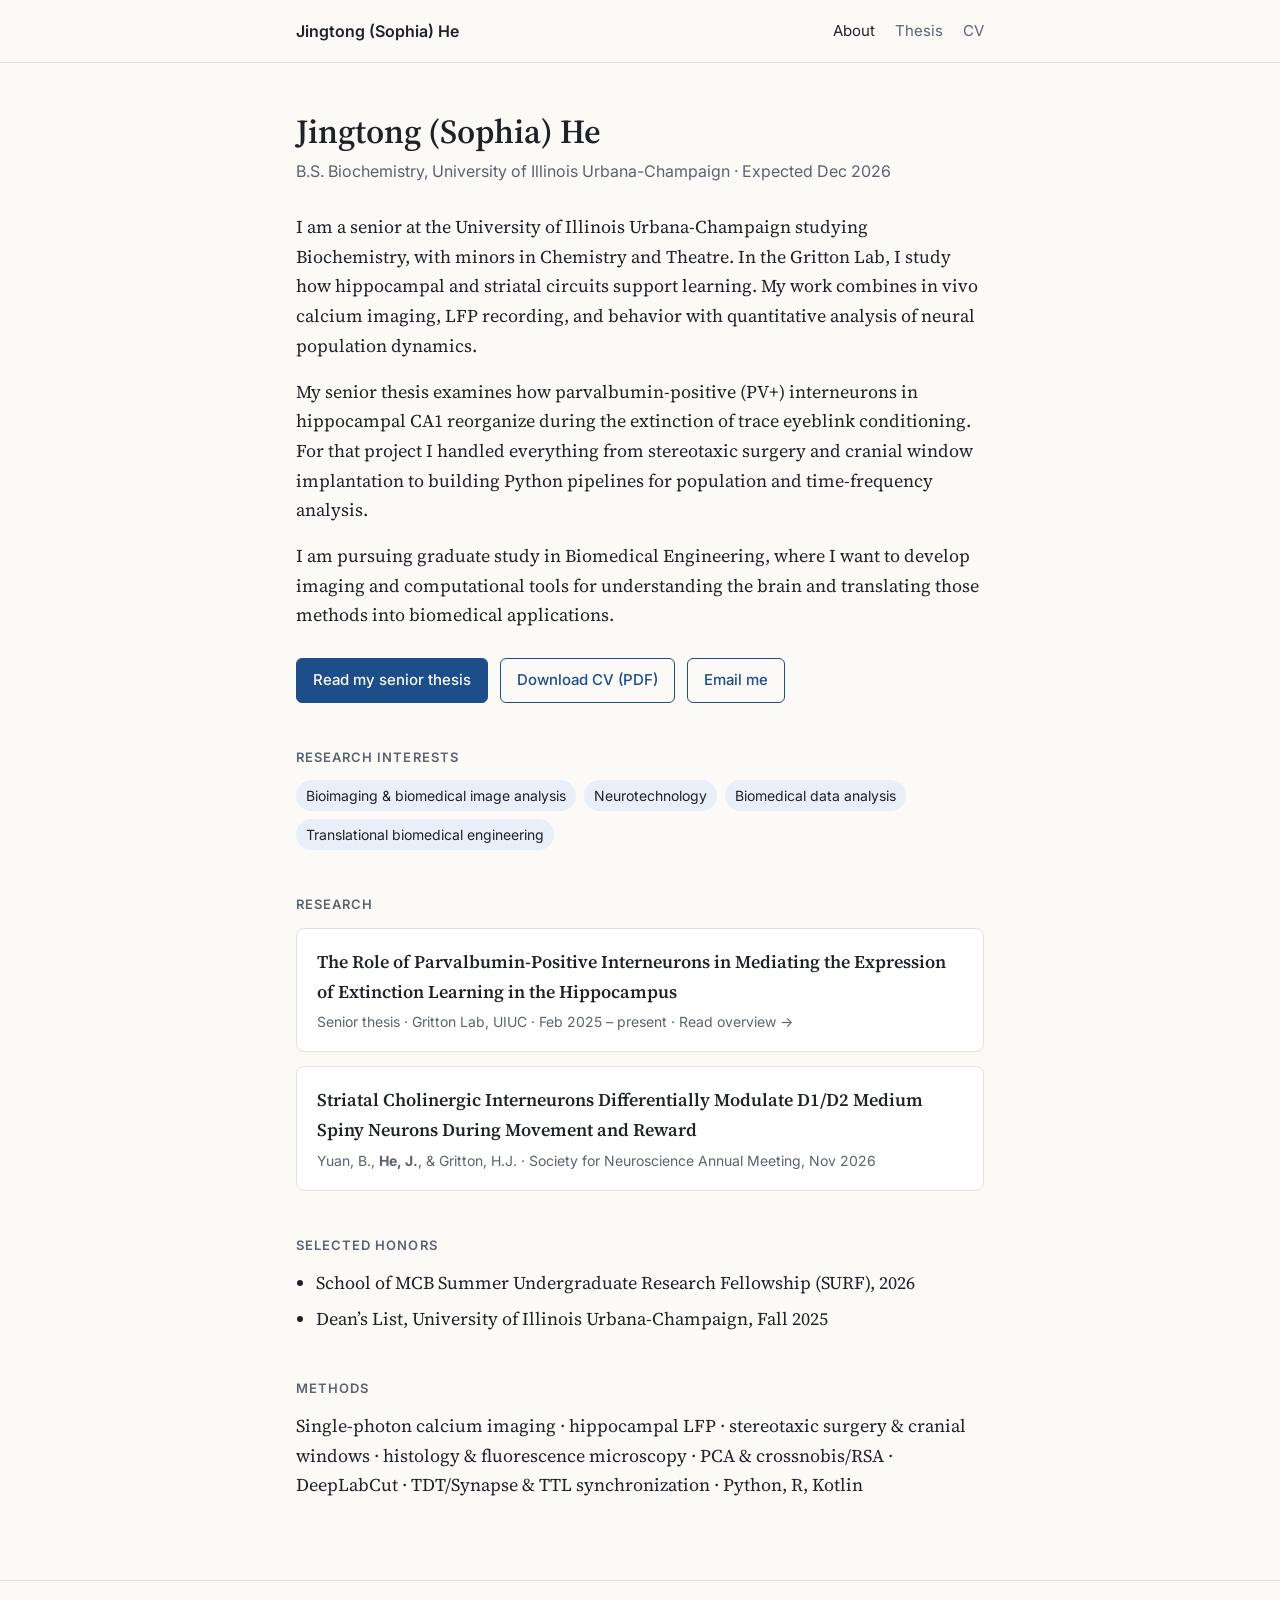
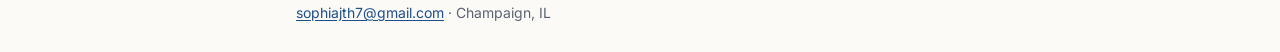
<file: index.html>
<!doctype html>
<html lang="en">
<head>
  <meta charset="utf-8">
  <meta name="viewport" content="width=device-width, initial-scale=1">
  <title>Jingtong (Sophia) He</title>
  <meta name="description" content="Jingtong (Sophia) He — Biochemistry at UIUC. Systems neuroscience, bioimaging, and biomedical data analysis.">
  <link rel="preconnect" href="https://fonts.googleapis.com">
  <link rel="preconnect" href="https://fonts.gstatic.com" crossorigin>
  <link href="https://fonts.googleapis.com/css2?family=Inter:wght@400;500;600&family=Source+Serif+4:wght@400;600&display=swap" rel="stylesheet">
  <link rel="stylesheet" href="style.css">
</head>
<body>
  <header class="site-header">
    <div class="wrap">
      <a class="brand" href="./">Jingtong (Sophia) He</a>
      <nav class="nav">
        <a href="./" aria-current="page">About</a>
        <a href="thesis.html">Thesis</a>
        <a href="files/Jingtong_He_CV.pdf">CV</a>
      </nav>
    </div>
  </header>

  <main>
    <div class="wrap">
      <h1>Jingtong (Sophia) He</h1>
      <p class="subtitle">B.S. Biochemistry, University of Illinois Urbana-Champaign &middot; Expected Dec 2026</p>

      <p>
        I am a senior at the University of Illinois Urbana-Champaign studying Biochemistry,
        with minors in Chemistry and Theatre. In the
        Gritton Lab,
        I study how hippocampal and striatal circuits support learning. My work combines in vivo
        calcium imaging, LFP recording, and behavior with quantitative analysis of neural
        population dynamics.
      </p>
      <p>
        My senior thesis examines how parvalbumin-positive (PV+) interneurons in hippocampal CA1
        reorganize during the extinction of trace eyeblink conditioning. For that project I handled
        everything from stereotaxic surgery and cranial window implantation to building Python
        pipelines for population and time-frequency analysis.
      </p>
      <p>
        I am pursuing graduate study in Biomedical Engineering, where I want to develop imaging and
        computational tools for understanding the brain and translating those methods into
        biomedical applications.
      </p>

      <div class="links">
        <a class="btn primary" href="thesis.html">Read my senior thesis</a>
        <a class="btn" href="files/Jingtong_He_CV.pdf">Download CV (PDF)</a>
        <a class="btn" href="mailto:sophiajth7@gmail.com">Email me</a>
      </div>

      <h2>Research interests</h2>
      <ul class="tags">
        <li>Bioimaging &amp; biomedical image analysis</li>
        <li>Neurotechnology</li>
        <li>Biomedical data analysis</li>
        <li>Translational biomedical engineering</li>
      </ul>

      <h2>Research</h2>
      <a class="card" href="thesis.html">
        <div class="title">The Role of Parvalbumin-Positive Interneurons in Mediating the Expression of Extinction Learning in the Hippocampus</div>
        <p class="meta">Senior thesis &middot; Gritton Lab, UIUC &middot; Feb 2025 – present &middot; Read overview &rarr;</p>
      </a>
      <div class="card">
        <div class="title">Striatal Cholinergic Interneurons Differentially Modulate D1/D2 Medium Spiny Neurons During Movement and Reward</div>
        <p class="meta">Yuan, B., <strong>He, J.</strong>, &amp; Gritton, H.J. &middot; Society for Neuroscience Annual Meeting, Nov 2026</p>
      </div>

      <h2>Selected honors</h2>
      <ul>
        <li>School of MCB Summer Undergraduate Research Fellowship (SURF), 2026</li>
        <li>Dean’s List, University of Illinois Urbana-Champaign, Fall 2025</li>
      </ul>

      <h2>Methods</h2>
      <p>
        Single-photon calcium imaging &middot; hippocampal LFP &middot; stereotaxic surgery &amp; cranial windows &middot;
        histology &amp; fluorescence microscopy &middot; PCA &amp; crossnobis/RSA &middot; DeepLabCut &middot;
        TDT/Synapse &amp; TTL synchronization &middot; Python, R, Kotlin
      </p>
    </div>
  </main>

  <footer class="site-footer">
    <div class="wrap">
      <a href="mailto:sophiajth7@gmail.com">sophiajth7@gmail.com</a> &middot; Champaign, IL
    </div>
  </footer>
</body>
</html>
</file>
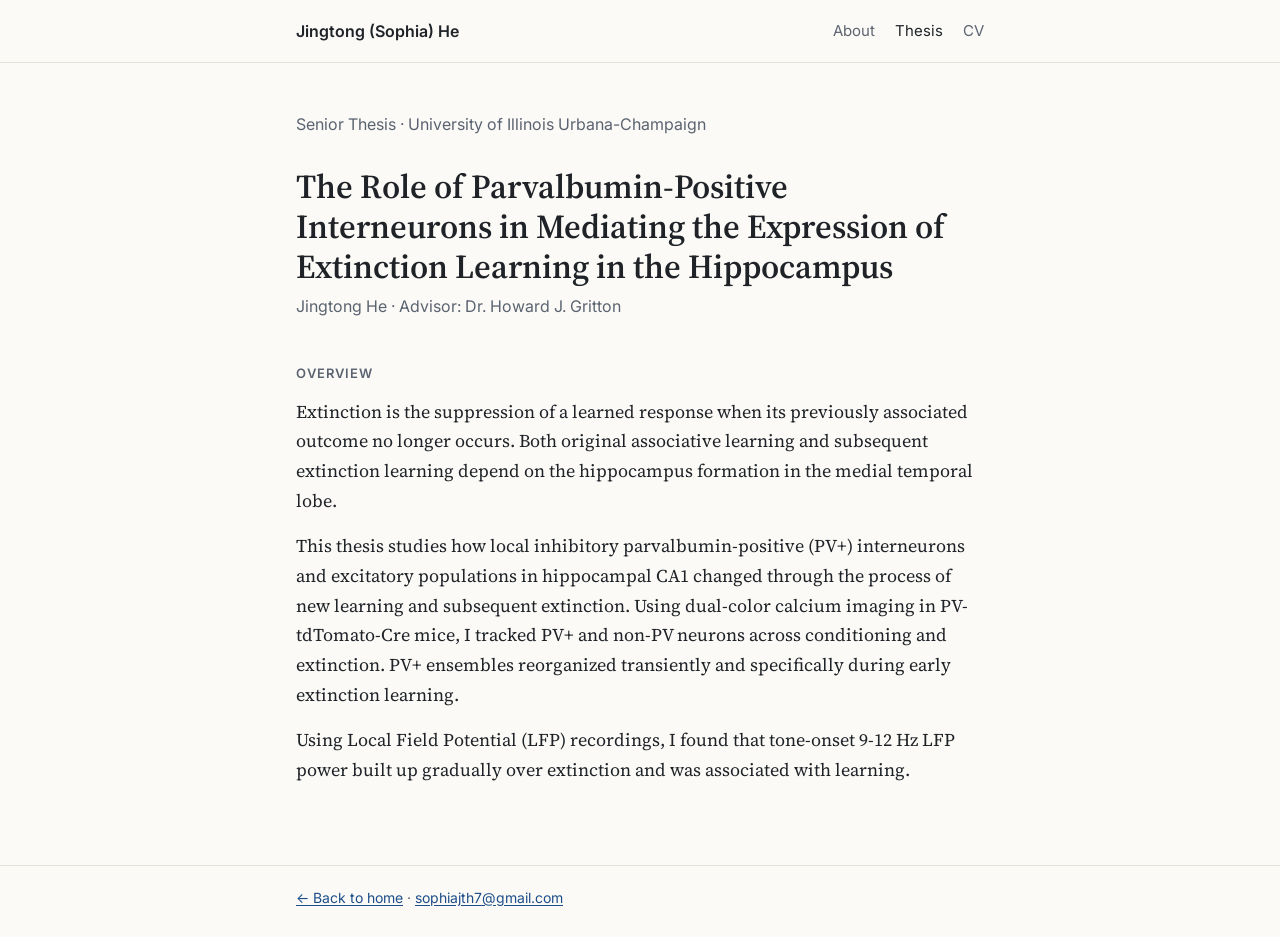
<file: thesis.html>
<!doctype html>
<html lang="en">
<head>
  <meta charset="utf-8">
  <meta name="viewport" content="width=device-width, initial-scale=1">
  <title>Senior Thesis · Jingtong (Sophia) He</title>
  <meta name="description" content="Senior thesis: The Role of Parvalbumin-Positive Interneurons in Mediating the Expression of Extinction Learning in the Hippocampus.">
  <link rel="preconnect" href="https://fonts.googleapis.com">
  <link rel="preconnect" href="https://fonts.gstatic.com" crossorigin>
  <link href="https://fonts.googleapis.com/css2?family=Inter:wght@400;500;600&family=Source+Serif+4:wght@400;600&display=swap" rel="stylesheet">
  <link rel="stylesheet" href="style.css">
</head>
<body>
  <header class="site-header">
    <div class="wrap">
      <a class="brand" href="./">Jingtong (Sophia) He</a>
      <nav class="nav">
        <a href="./">About</a>
        <a href="thesis.html" aria-current="page">Thesis</a>
        <a href="files/Jingtong_He_CV.pdf">CV</a>
      </nav>
    </div>
  </header>

  <main>
    <div class="wrap">
      <p class="subtitle">Senior Thesis &middot; University of Illinois Urbana-Champaign</p>
      <h1>The Role of Parvalbumin-Positive Interneurons in Mediating the Expression of Extinction Learning in the Hippocampus</h1>
      <p class="subtitle">Jingtong He &middot; Advisor: Dr. Howard J. Gritton</p>

      <h2>Overview</h2>
      <p>
        Extinction is the suppression of a learned response when its previously associated outcome no 
        longer occurs. Both original associative learning and subsequent extinction learning depend on 
        the hippocampus formation in the medial temporal lobe. 
      </p>
      <p>
        This thesis studies how local inhibitory parvalbumin-positive (PV+) interneurons and excitatory 
        populations in hippocampal CA1 changed through the process of new learning and subsequent extinction.
        Using dual-color calcium imaging in PV-tdTomato-Cre mice, I tracked PV+ and non-PV neurons 
        across conditioning and extinction. PV+ ensembles reorganized transiently and specifically 
        during early extinction learning.
      </p>
      <p>
        Using Local Field Potential (LFP) recordings, I found that tone-onset 9-12 Hz LFP power 
        built up gradually over extinction and was associated with learning.
      </p>
    </div>
  </main>

  <footer class="site-footer">
    <div class="wrap">
      <a href="./">&larr; Back to home</a> &middot; <a href="mailto:sophiajth7@gmail.com">sophiajth7@gmail.com</a>
    </div>
  </footer>
</body>
</html>
</file>
<file: style.css>
:root {
  --bg: #fbfaf7;
  --surface: #ffffff;
  --text: #1f2328;
  --muted: #5b6370;
  --rule: #e4e1da;
  --accent: #1d4e89;
  --accent-soft: #e8eff8;
  --max: 720px;
}

@media (prefers-color-scheme: dark) {
  :root {
    --bg: #14171b;
    --surface: #1b1f24;
    --text: #e6e8eb;
    --muted: #9aa3ad;
    --rule: #2c3138;
    --accent: #8db8ef;
    --accent-soft: #1f2a38;
  }
}

* { box-sizing: border-box; }

html { -webkit-text-size-adjust: 100%; }

body {
  margin: 0;
  background: var(--bg);
  color: var(--text);
  font-family: "Source Serif 4", Georgia, "Times New Roman", serif;
  font-size: 18px;
  line-height: 1.65;
}

a { color: var(--accent); text-underline-offset: 2px; }

.wrap {
  max-width: var(--max);
  margin: 0 auto;
  padding: 0 16px;
}

/* Header / nav */
.site-header {
  border-bottom: 1px solid var(--rule);
}
.site-header .wrap {
  display: flex;
  align-items: center;
  justify-content: space-between;
  gap: 16px;
  flex-wrap: wrap;
  padding-top: 18px;
  padding-bottom: 18px;
}
.brand {
  font-family: "Inter", system-ui, sans-serif;
  font-weight: 600;
  font-size: 16px;
  color: var(--text);
  text-decoration: none;
}
.nav {
  display: flex;
  gap: 20px;
  font-family: "Inter", system-ui, sans-serif;
  font-size: 15px;
}
.nav a { color: var(--muted); text-decoration: none; }
.nav a:hover, .nav a[aria-current="page"] { color: var(--text); }

/* Content */
main { padding: 48px 0 64px; }

h1 {
  font-size: 2.1rem;
  line-height: 1.2;
  margin: 0 0 6px;
  font-weight: 600;
}
.subtitle {
  font-family: "Inter", system-ui, sans-serif;
  color: var(--muted);
  font-size: 16px;
  margin: 0 0 28px;
}

h2 {
  font-family: "Inter", system-ui, sans-serif;
  font-size: 13px;
  letter-spacing: 0.08em;
  text-transform: uppercase;
  color: var(--muted);
  margin: 44px 0 12px;
  font-weight: 600;
}

p { margin: 0 0 16px; }

ul { padding-left: 20px; margin: 0 0 16px; }
li { margin-bottom: 6px; }

.links {
  display: flex;
  flex-wrap: wrap;
  gap: 12px;
  margin: 28px 0 8px;
  font-family: "Inter", system-ui, sans-serif;
  font-size: 15px;
}
.btn {
  display: inline-block;
  padding: 9px 16px;
  border: 1px solid var(--accent);
  border-radius: 6px;
  text-decoration: none;
  font-weight: 500;
}
.btn.primary {
  background: var(--accent);
  color: var(--bg);
}
.btn:hover { background: var(--accent-soft); color: var(--accent); }

.card {
  display: block;
  background: var(--surface);
  border: 1px solid var(--rule);
  border-radius: 8px;
  padding: 18px 20px;
  margin: 0 0 14px;
  color: var(--text);
  text-decoration: none;
}
a.card:hover { border-color: var(--accent); }
.card .meta {
  font-family: "Inter", system-ui, sans-serif;
  font-size: 14px;
  color: var(--muted);
  margin: 4px 0 0;
}
.card .title { font-weight: 600; }

.tags {
  display: flex;
  flex-wrap: wrap;
  gap: 8px;
  padding: 0;
  list-style: none;
  font-family: "Inter", system-ui, sans-serif;
  font-size: 14px;
}
.tags li {
  background: var(--accent-soft);
  color: var(--text);
  padding: 4px 10px;
  border-radius: 999px;
  margin: 0;
}

.site-footer {
  border-top: 1px solid var(--rule);
  font-family: "Inter", system-ui, sans-serif;
  font-size: 14px;
  color: var(--muted);
}
.site-footer .wrap { padding-top: 20px; padding-bottom: 28px; }

.fig {
  margin: 28px 0;
}
.fig img {
  display: block;
  max-width: 100%;
  height: auto;
  border-radius: 1px solid var(--rule);
  border-radius: 6px;
}
.fig figcaption {
  font-family: "Inter", system-ui, sans-serif;
  font-size: 14px;
  color: var(--muted);
  margin-top: 6px;
}

@media (max-width: 520px) {
  body { font-size: 17px; }
  h1 { font-size: 1.75rem; }
  main { padding-top: 32px; }
}
</file>
